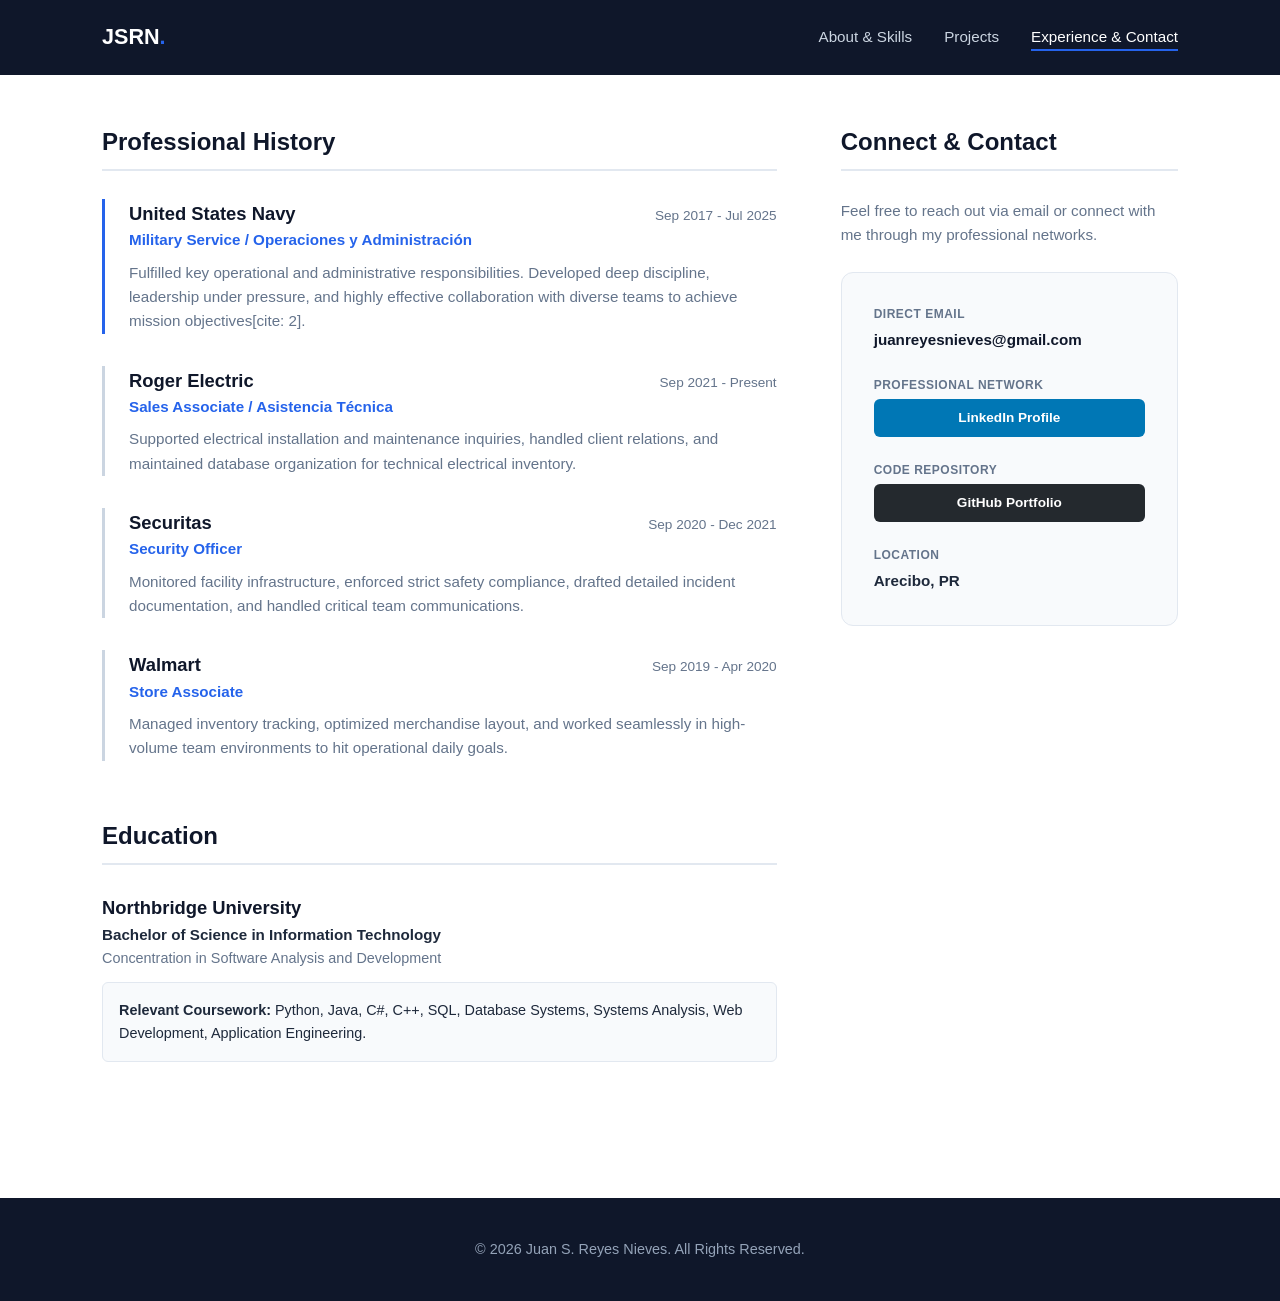
<file: experience.html>
<!DOCTYPE html>
<html lang="en">
<head>
    <meta charset="UTF-8">
    <meta name="viewport" content="width=device-width, initial-scale=1.0">
    <title>Experience & Contact | Juan S. Reyes Nieves</title>
    <link rel="stylesheet" href="style.css">
</head>
<body>

    <!-- Executive Navigation Bar -->
    <header>
        <nav class="nav-container">
            <div class="logo">JSRN<span class="dot">.</span></div>
            <ul class="nav-links">
                <li><a href="index.html">About & Skills</a></li>
                <li><a href="projects.html">Projects</a></li>
                <li><a href="experience.html" class="active">Experience & Contact</a></li>
            </ul>
        </nav>
    </header>

    <main class="resume-layout">
        
        <!-- Left Column: Professional History & Education -->
        <section class="resume-main">
            <div class="section-block">
                <h2 class="block-title">Professional History</h2>
                
                <div class="timeline">
                    <!-- United States Navy -->
                    <div class="timeline-card highlight-card">
                        <div class="timeline-header">
                            <h4>United States Navy</h4>
                            <span class="timeline-date">Sep 2017 - Jul 2025</span>
                        </div>
                        <p class="role-title">Military Service / Operaciones y Administración</p>
                        <p class="role-desc">Fulfilled key operational and administrative responsibilities. Developed deep discipline, leadership under pressure, and highly effective collaboration with diverse teams to achieve mission objectives[cite: 2].</p>
                    </div>

                    <!-- Roger Electric -->
                    <div class="timeline-card">
                        <div class="timeline-header">
                            <h4>Roger Electric</h4>
                            <span class="timeline-date">Sep 2021 - Present</span>
                        </div>
                        <p class="role-title">Sales Associate / Asistencia Técnica</p>
                        <p class="role-desc">Supported electrical installation and maintenance inquiries, handled client relations, and maintained database organization for technical electrical inventory.</p>
                    </div>

                    <!-- Securitas -->
                    <div class="timeline-card">
                        <div class="timeline-header">
                            <h4>Securitas</h4>
                            <span class="timeline-date">Sep 2020 - Dec 2021</span>
                        </div>
                        <p class="role-title">Security Officer</p>
                        <p class="role-desc">Monitored facility infrastructure, enforced strict safety compliance, drafted detailed incident documentation, and handled critical team communications.</p>
                    </div>

                    <!-- Walmart -->
                    <div class="timeline-card">
                        <div class="timeline-header">
                            <h4>Walmart</h4>
                            <span class="timeline-date">Sep 2019 - Apr 2020</span>
                        </div>
                        <p class="role-title">Store Associate</p>
                        <p class="role-desc">Managed inventory tracking, optimized merchandise layout, and worked seamlessly in high-volume team environments to hit operational daily goals.</p>
                    </div>
                </div>
            </div>

            <!-- Education Block -->
            <div class="section-block">
                <h2 class="block-title">Education</h2>
                <div class="education-card">
                    <h4>Northbridge University</h4>
                    <p class="study-field">Bachelor of Science in Information Technology</p>
                    <p class="specialization">Concentration in Software Analysis and Development</p>
                    <div class="coursework">
                        <strong>Relevant Coursework:</strong> Python, Java, C#, C++, SQL, Database Systems, Systems Analysis, Web Development, Application Engineering.
                    </div>
                </div>
            </div>
        </section>

        <!-- Right Column: Official Contact Panel -->
        <aside class="resume-sidebar">
            <div class="section-block">
                <h2 class="block-title">Connect & Contact</h2>
                <p class="sidebar-intro">Feel free to reach out via email or connect with me through my professional networks.</p>
                
                <div class="contact-card-vertical">
                    <div class="contact-item">
                        <span class="contact-label">Direct Email</span>
                        <a href="mailto:juanreyesnieves@gmail.com" class="contact-value">juanreyesnieves@gmail.com</a>
                    </div>
                    <div class="contact-item">
                        <span class="contact-label">Professional Network</span>
                        <a href="https://www.linkedin.com/in/juan-reyes-113794221/" target="_blank" class="contact-value-link linkedin">LinkedIn Profile</a>
                    </div>
                    <div class="contact-item">
                        <span class="contact-label">Code Repository</span>
                        <a href="https://github.com/j8360244" target="_blank" class="contact-value-link github">GitHub Portfolio</a>
                    </div>
                    <div class="contact-item">
                        <span class="contact-label">Location</span>
                        <span class="contact-plain-value">Arecibo, PR</span>
                    </div>
                </div>
            </div>
        </aside>

    </main>

    <footer>
        <div class="footer-content">
            <p>&copy; 2026 Juan S. Reyes Nieves. All Rights Reserved.</p>
        </div>
    </footer>

</body>
</html>
</file>
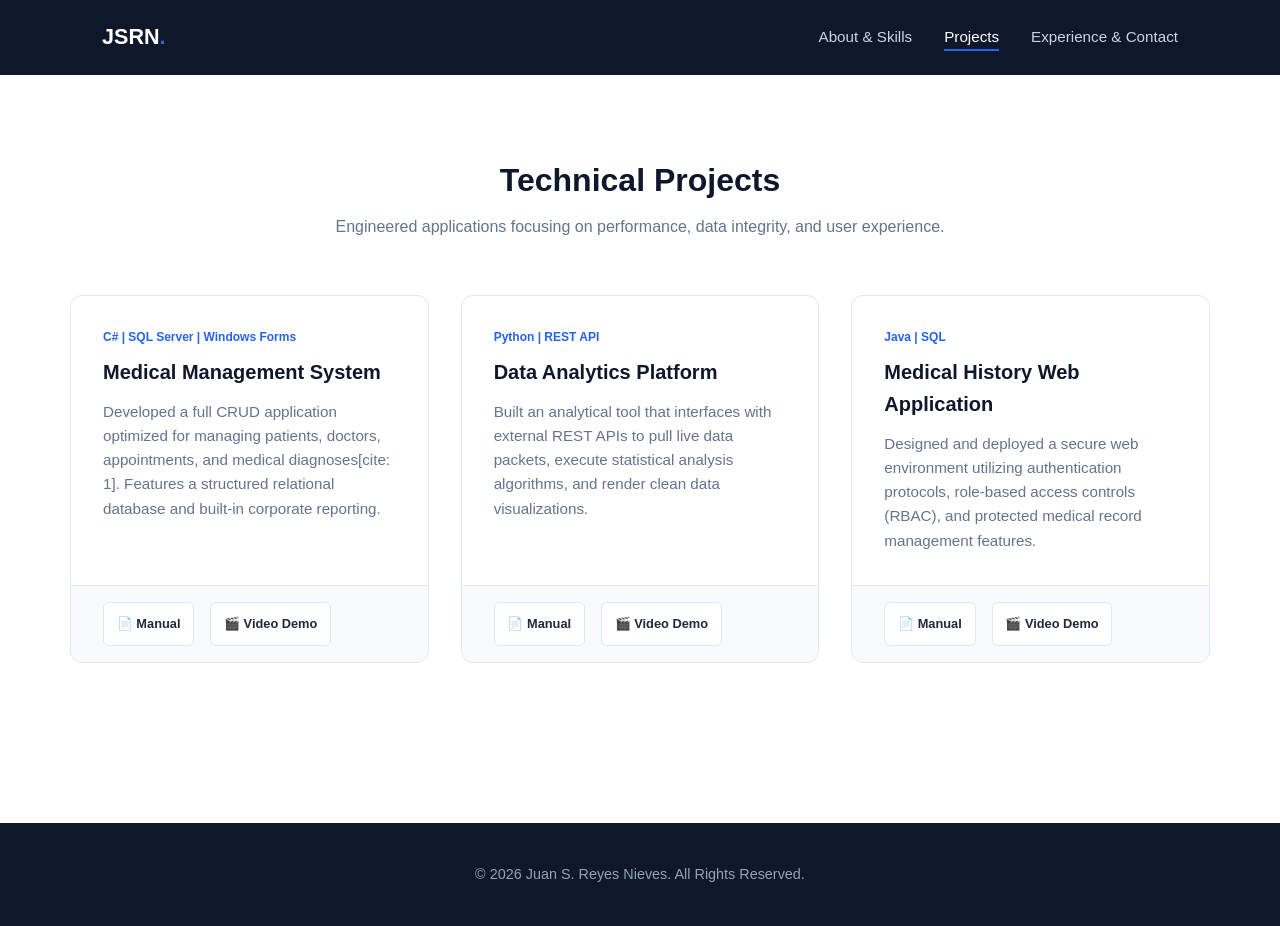
<file: projects.html>
<!DOCTYPE html>
<html lang="en">
<head>
    <meta charset="UTF-8">
    <meta name="viewport" content="width=device-width, initial-scale=1.0">
    <title>Technical Projects | Juan S. Reyes Nieves</title>
    <link rel="stylesheet" href="style.css">
</head>
<body>

    <!-- Executive Navigation Bar -->
    <header>
        <nav class="nav-container">
            <div class="logo">JSRN<span class="dot">.</span></div>
            <ul class="nav-links">
                <li><a href="index.html">About & Skills</a></li>
                <li><a href="projects.html" class="active">Projects</a></li>
                <li><a href="experience.html">Experience & Contact</a></li>
            </ul>
        </nav>
    </header>

    <!-- Technical Projects Grid (Unchanged Layout) -->
    <section class="section-container default-bg">
        <div class="section-header">
            <h2>Technical Projects</h2>
            <p class="section-subtitle">Engineered applications focusing on performance, data integrity, and user experience.</p>
        </div>
        
        <div class="projects-grid">
            <!-- Project 1 -->
            <div class="project-card">
                <div class="card-content">
                    <span class="tech-tag">C# | SQL Server | Windows Forms</span>
                    <h3>Medical Management System</h3>
                    <p>Developed a full CRUD application optimized for managing patients, doctors, appointments, and medical diagnoses[cite: 1]. Features a structured relational database and built-in corporate reporting.</p>
                </div>
                <div class="project-actions">
                    <a href="#" class="btn btn-card" onclick="alert('Placeholder: Downloading Medical Management Manual...')">📄 Manual</a>
                    <a href="#" class="btn btn-card" onclick="alert('Placeholder: Launching Video Demo...')">🎬 Video Demo</a>
                </div>
            </div>

            <!-- Project 2 -->
            <div class="project-card">
                <div class="card-content">
                    <span class="tech-tag">Python | REST API</span>
                    <h3>Data Analytics Platform</h3>
                    <p>Built an analytical tool that interfaces with external REST APIs to pull live data packets, execute statistical analysis algorithms, and render clean data visualizations.</p>
                </div>
                <div class="project-actions">
                    <a href="#" class="btn btn-card" onclick="alert('Placeholder: Downloading Analytics Platform Manual...')">📄 Manual</a>
                    <a href="#" class="btn btn-card" onclick="alert('Placeholder: Launching Video Demo...')">🎬 Video Demo</a>
                </div>
            </div>

            <!-- Project 3 -->
            <div class="project-card">
                <div class="card-content">
                    <span class="tech-tag">Java | SQL</span>
                    <h3>Medical History Web Application</h3>
                    <p>Designed and deployed a secure web environment utilizing authentication protocols, role-based access controls (RBAC), and protected medical record management features.</p>
                </div>
                <div class="project-actions">
                    <a href="#" class="btn btn-card" onclick="alert('Placeholder: Downloading Web App Manual...')">📄 Manual</a>
                    <a href="#" class="btn btn-card" onclick="alert('Placeholder: Launching Video Demo...')">🎬 Video Demo</a>
                </div>
            </div>
        </div>
    </section>

    <footer>
        <div class="footer-content">
            <p>&copy; 2026 Juan S. Reyes Nieves. All Rights Reserved.</p>
        </div>
    </footer>

</body>
</html>
</file>
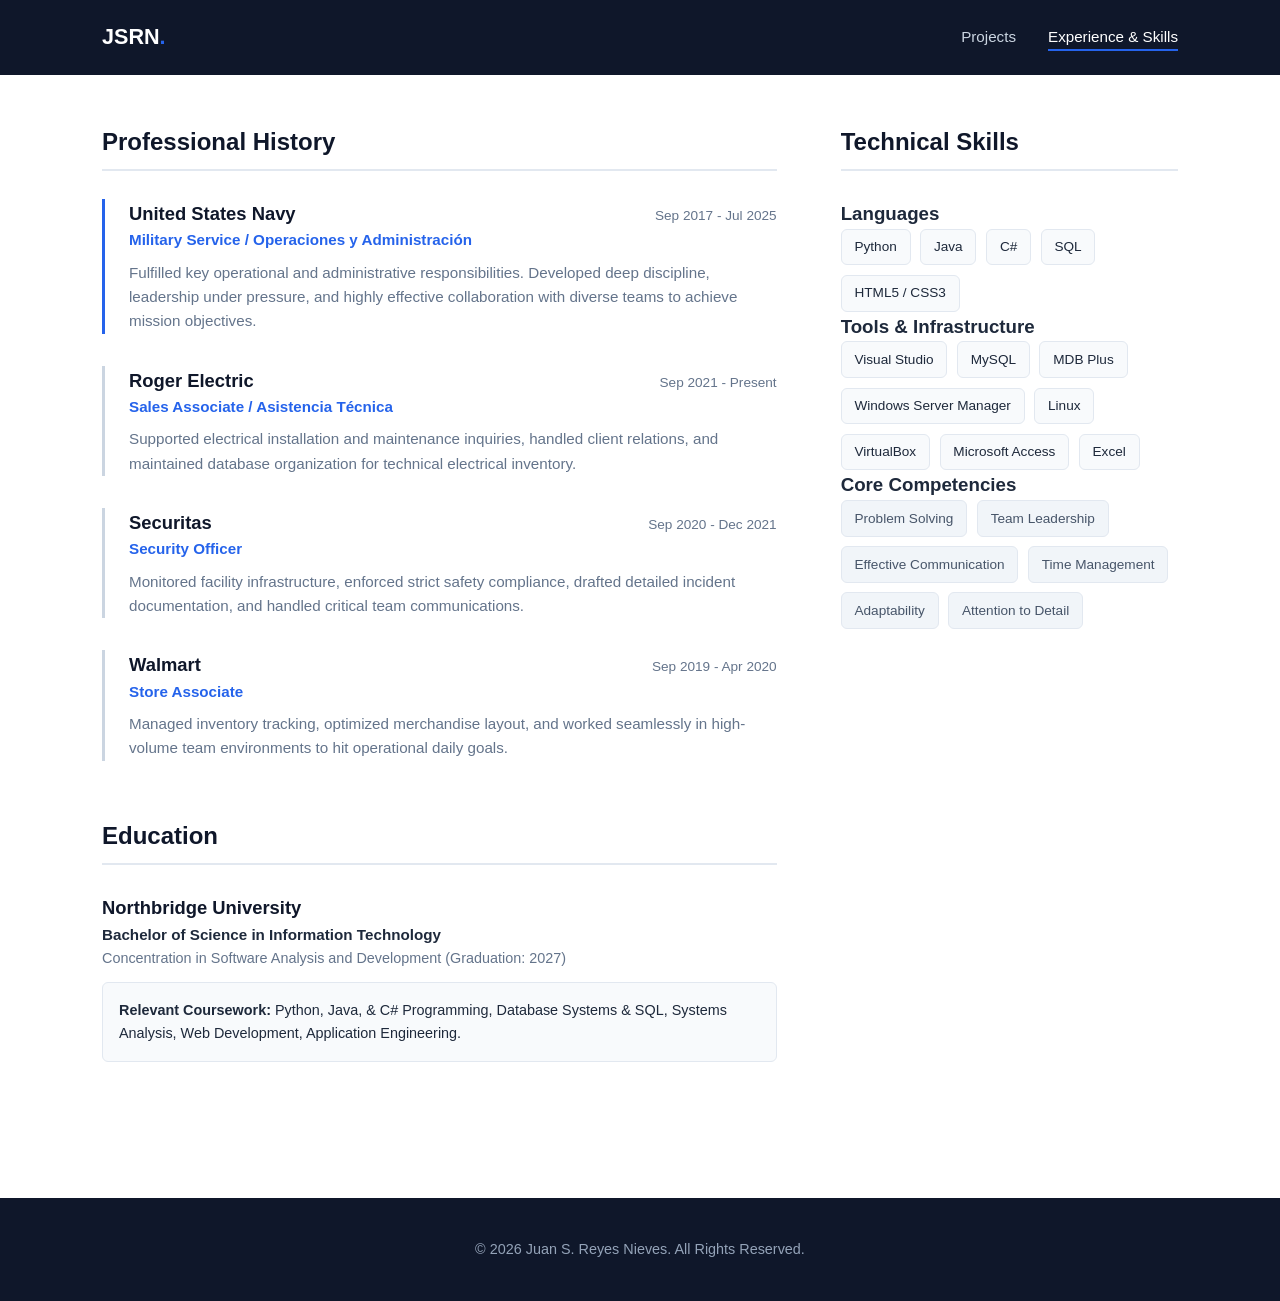
<file: resume.html>
<!DOCTYPE html>
<html lang="en">
<head>
    <meta charset="UTF-8">
    <meta name="viewport" content="width=device-width, initial-scale=1.0">
    <title>Experience & Skills | Juan S. Reyes Nieves</title>
    <link rel="stylesheet" href="style.css">
</head>
<body>

    <!-- Executive Navigation Bar -->
    <header>
        <nav class="nav-container">
            <div class="logo">JSRN<span class="dot">.</span></div>
            <ul class="nav-links">
                <li><a href="index.html">Projects</a></li>
                <li><a href="resume.html" class="active">Experience & Skills</a></li>
            </ul>
        </nav>
    </header>

    <!-- Main Content Area arranged for visual comfort -->
    <main class="resume-layout">
        
        <!-- Left Column: Professional Timeline -->
        <section class="resume-main">
            <div class="section-block">
                <h2 class="block-title">Professional History</h2>
                
                <div class="timeline">
                    <!-- Military Service -->
                    <div class="timeline-card highlight-card">
                        <div class="timeline-header">
                            <h4>United States Navy</h4>
                            <span class="timeline-date">Sep 2017 - Jul 2025</span>
                        </div>
                        <p class="role-title">Military Service / Operaciones y Administración</p>
                        <p class="role-desc">Fulfilled key operational and administrative responsibilities. Developed deep discipline, leadership under pressure, and highly effective collaboration with diverse teams to achieve mission objectives.</p>
                    </div>

                    <!-- Roger Electric -->
                    <div class="timeline-card">
                        <div class="timeline-header">
                            <h4>Roger Electric</h4>
                            <span class="timeline-date">Sep 2021 - Present</span>
                        </div>
                        <p class="role-title">Sales Associate / Asistencia Técnica</p>
                        <p class="role-desc">Supported electrical installation and maintenance inquiries, handled client relations, and maintained database organization for technical electrical inventory.</p>
                    </div>

                    <!-- Securitas -->
                    <div class="timeline-card">
                        <div class="timeline-header">
                            <h4>Securitas</h4>
                            <span class="timeline-date">Sep 2020 - Dec 2021</span>
                        </div>
                        <p class="role-title">Security Officer</p>
                        <p class="role-desc">Monitored facility infrastructure, enforced strict safety compliance, drafted detailed incident documentation, and handled critical team communications.</p>
                    </div>

                    <!-- Walmart -->
                    <div class="timeline-card">
                        <div class="timeline-header">
                            <h4>Walmart</h4>
                            <span class="timeline-date">Sep 2019 - Apr 2020</span>
                        </div>
                        <p class="role-title">Store Associate</p>
                        <p class="role-desc">Managed inventory tracking, optimized merchandise layout, and worked seamlessly in high-volume team environments to hit operational daily goals.</p>
                    </div>
                </div>
            </div>

            <!-- Education Block -->
            <div class="section-block">
                <h2 class="block-title">Education</h2>
                <div class="education-card">
                    <h4>Northbridge University</h4>
                    <p class="study-field">Bachelor of Science in Information Technology</p>
                    <p class="specialization">Concentration in Software Analysis and Development (Graduation: 2027)</p>
                    <div class="coursework">
                        <strong>Relevant Coursework:</strong> Python, Java, & C# Programming, Database Systems & SQL, Systems Analysis, Web Development, Application Engineering.
                    </div>
                </div>
            </div>
        </section>

        <!-- Right Column: Skills & Competencies -->
        <aside class="resume-sidebar">
            <div class="section-block">
                <h2 class="block-title">Technical Skills</h2>
                
                <div class="skills-group">
                    <h3>Languages</h3>
                    <div class="skills-tags">
                        <span>Python</span><span>Java</span><span>C#</span><span>SQL</span><span>HTML5 / CSS3</span>
                    </div>
                </div>

                <div class="skills-group">
                    <h3>Tools & Infrastructure</h3>
                    <div class="skills-tags">
                        <span>Visual Studio</span><span>MySQL</span><span>MDB Plus</span><span>Windows Server Manager</span><span>Linux</span><span>VirtualBox</span><span>Microsoft Access</span><span>Excel</span>
                    </div>
                </div>

                <div class="skills-group">
                    <h3>Core Competencies</h3>
                    <div class="skills-tags competency">
                        <span>Problem Solving</span><span>Team Leadership</span><span>Effective Communication</span><span>Time Management</span><span>Adaptability</span><span>Attention to Detail</span>
                    </div>
                </div>
            </div>
        </aside>

    </main>

    <footer>
        <div class="footer-content">
            <p>&copy; 2026 Juan S. Reyes Nieves. All Rights Reserved.</p>
        </div>
    </footer>

</body>
</html>
</file>
<file: style.css>
/* Executive Theme Variables */
:root {
    --primary: #0f172a;       
    --accent: #2563eb;        
    --accent-hover: #1d4ed8;  
    --text-main: #1e293b;     
    --text-muted: #64748b;    
    --bg-light: #f8fafc;      
    --bg-white: #ffffff;
    --border: #e2e8f0;        
    --max-width: 1140px;
}

/* Base Formats */
* {
    margin: 0;
    padding: 0;
    box-sizing: border-box;
    font-family: -apple-system, BlinkMacSystemFont, "Segoe UI", Roboto, Helvetica, Arial, sans-serif;
}

html { scroll-behavior: smooth; }
body { background-color: var(--bg-white); color: var(--text-main); line-height: 1.6; -webkit-font-smoothing: antialiased; }

/* Navigation Bar */
header { background-color: var(--primary); position: sticky; top: 0; z-index: 100; }
.nav-container { max-width: var(--max-width); margin: 0 auto; padding: 1.25rem 2rem; display: flex; justify-content: space-between; align-items: center; }
.logo { color: var(--bg-white); font-weight: 700; font-size: 1.35rem; }
.logo .dot { color: var(--accent); }
.nav-links { display: flex; list-style: none; gap: 2rem; }
.nav-links a { color: #cbd5e1; text-decoration: none; font-size: 0.95rem; font-weight: 500; transition: color 0.25s; }
.nav-links a:hover, .nav-links a.active { color: var(--bg-white); border-bottom: 2px solid var(--accent); padding-bottom: 4px; }

/* Section Frame Elements */
.section-container { padding: 5rem 2rem; }
.default-bg { background-color: var(--bg-white); }
.light-bg { background-color: var(--bg-light); border-top: 1px solid var(--border); border-bottom: 1px solid var(--border); }
.section-header { text-align: center; max-width: var(--max-width); margin: 0 auto 3.5rem auto; }
.section-header h2 { font-size: 2rem; color: var(--primary); margin-bottom: 0.5rem; }
.section-subtitle { color: var(--text-muted); }

/* Hero / Bio Panel */
.hero-section { max-width: var(--max-width); margin: 0 auto; padding: 5rem 2rem; }
.hero-container { display: flex; align-items: center; gap: 4rem; }
.profile-img { width: 200px; height: 200px; border-radius: 12px; object-fit: cover; border: 1px solid var(--border); background-color: #cbd5e1; }
.badge { display: inline-block; background-color: #dbeafe; color: var(--accent); padding: 0.25rem 0.75rem; border-radius: 99px; font-size: 0.75rem; font-weight: 600; margin-bottom: 1rem; }
.hero-text h1 { font-size: 2.5rem; color: var(--primary); margin-bottom: 0.5rem; }
.subtitle { font-size: 1.2rem; color: var(--accent); font-weight: 600; margin-bottom: 1rem; }
.bio { color: var(--text-muted); max-width: 720px; margin-bottom: 2rem; font-size: 1.05rem; text-align: justify; }

/* Buttons UI */

/* Homepage Clean Skills Layout (image_4c4420.png style) *//* Clean Symmetry Button Framework */
.cta-group { 
    display: flex; 
    gap: 1.25rem; 
    flex-wrap: wrap; 
    align-items: center;
}

.btn {
    display: inline-flex;
    align-items: center;
    justify-content: center;
    padding: 0.75rem 1.5rem;
    border-radius: 6px;
    font-size: 0.95rem;
    font-weight: 600;
    text-decoration: none;
    transition: all 0.2s ease-in-out;
    height: 44px; /* Perfectly aligns heights */
}

/* Primary Color Button */
.btn-primary { 
    background-color: var(--accent); 
    color: var(--bg-white);
    border: 1px solid var(--accent);
}
.btn-primary:hover { 
    background-color: var(--accent-hover); 
    border-color: var(--accent-hover);
}

/* Styled Outlined Buttons */
.btn-outline { 
    border: 1.5px solid #cbd5e1; 
    color: var(--text-main); 
    background-color: var(--bg-white);
}

.btn-outline.linkedin-btn:hover {
    color: #0077b5;
    border-color: #0077b5;
    background-color: #f0f7fa;
}

.btn-outline.github-btn:hover {
    color: #24292e;
    border-color: #24292e;
    background-color: #f6f8fa;
}
.skills-showcase-grid { max-width: var(--max-width); margin: 0 auto; display: grid; grid-template-columns: repeat(auto-fit, minmax(300px, 1fr)); gap: 2.5rem; }
.skills-card { background: var(--bg-white); border: 1px solid var(--border); padding: 2.25rem; border-radius: 12px; box-shadow: 0 4px 12px rgba(0,0,0,0.01); }
.skills-card h3 { font-size: 1.15rem; color: var(--primary); margin-bottom: 1.5rem; border-left: 3px solid var(--accent); padding-left: 10px; }
.skills-tags { display: flex; flex-wrap: wrap; gap: 0.6rem; }
.skills-tags span { background-color: var(--bg-light); border: 1px solid var(--border); padding: 0.4rem 0.8rem; border-radius: 6px; font-size: 0.85rem; font-weight: 500; color: var(--text-main); }
.skills-tags.competency span { background-color: #f1f5f9; color: #475569; }

/* Dedicated Project Architecture */
.projects-grid { max-width: var(--max-width); margin: 0 auto; display: grid; grid-template-columns: repeat(auto-fit, minmax(320px, 1fr)); gap: 2rem; }
.project-card { background-color: var(--bg-white); border: 1px solid var(--border); border-radius: 12px; display: flex; flex-direction: column; justify-content: space-between; transition: transform 0.2s, box-shadow 0.2s; }
.project-card:hover { transform: translateY(-3px); box-shadow: 0 10px 25px rgba(0,0,0,0.05); }
.card-content { padding: 2rem; }
.tech-tag { display: block; font-size: 0.75rem; color: var(--accent); font-weight: 700; margin-bottom: 0.5rem; }
.project-card h3 { font-size: 1.25rem; color: var(--primary); margin-bottom: 0.75rem; }
.project-card p { color: var(--text-muted); font-size: 0.95rem; }
.project-actions { padding: 1rem 2rem; background-color: var(--bg-light); border-top: 1px solid var(--border); border-radius: 0 0 12px 12px; display: flex; gap: 1rem; }
.btn-card { padding: 0.4rem 0.8rem; font-size: 0.8rem; background-color: var(--bg-white); border: 1px solid var(--border); color: var(--text-main); }
.btn-card:hover { background-color: var(--accent); color: var(--bg-white); border-color: var(--accent); }

/* Experience Page Dashboard Frame */
.resume-layout { max-width: var(--max-width); margin: 3rem auto; padding: 0 2rem; display: grid; grid-template-columns: 2fr 1fr; gap: 4rem; }
.section-block { margin-bottom: 3.5rem; }
.block-title { font-size: 1.5rem; color: var(--primary); border-bottom: 2px solid var(--border); padding-bottom: 0.5rem; margin-bottom: 1.75rem; }

/* Timelines styling */
.timeline { display: flex; flex-direction: column; gap: 2rem; }
.timeline-card { border-left: 3px solid #cbd5e1; padding-left: 1.5rem; }
.timeline-card.highlight-card { border-left-color: var(--accent); }
.timeline-header { display: flex; justify-content: space-between; align-items: baseline; }
.timeline-header h4 { font-size: 1.15rem; color: var(--primary); }
.timeline-date { font-size: 0.85rem; color: var(--text-muted); }
.role-title { font-size: 0.95rem; color: var(--accent); font-weight: 600; margin-bottom: 0.5rem; }
.role-desc { color: var(--text-muted); font-size: 0.95rem; }

/* Education panel */
.education-card h4 { font-size: 1.15rem; color: var(--primary); }
.study-field { font-weight: 600; color: var(--text-main); font-size: 0.95rem; }
.specialization { font-size: 0.9rem; color: var(--text-muted); margin-bottom: 0.75rem; }
.coursework { font-size: 0.9rem; background-color: var(--bg-light); padding: 1rem; border-radius: 6px; border: 1px solid var(--border); }

/* Contact sidebar widgets */
.sidebar-intro { color: var(--text-muted); font-size: 0.95rem; margin-bottom: 1.5rem; }
.contact-card-vertical { background-color: var(--bg-light); border: 1px solid var(--border); border-radius: 12px; padding: 2rem; display: flex; flex-direction: column; gap: 1.5rem; }
.contact-item { display: flex; flex-direction: column; gap: 0.25rem; }
.contact-label { font-size: 0.75rem; font-weight: 700; color: var(--text-muted); text-transform: uppercase; letter-spacing: 0.5px; }
.contact-value { color: var(--primary); font-weight: 600; text-decoration: none; font-size: 0.95rem; }
.contact-value:hover { color: var(--accent); }
.contact-plain-value { color: var(--text-main); font-weight: 600; font-size: 0.95rem; }
.contact-value-link { display: inline-block; padding: 0.5rem; text-align: center; border-radius: 6px; text-decoration: none; font-weight: 600; font-size: 0.85rem; color: white; }
.contact-value-link.linkedin { background-color: #0077b5; }
.contact-value-link.linkedin:hover { background-color: #005987; }
.contact-value-link.github { background-color: #24292e; }
.contact-value-link.github:hover { background-color: #111; }

/* Footer Elements */
footer { background-color: var(--primary); padding: 2.5rem 2rem; text-align: center; margin-top: 5rem; }
footer p { color: #94a3b8; font-size: 0.9rem; }

/* Responsive adjustments */
@media (max-width: 900px) {
    .resume-layout { grid-template-columns: 1fr; gap: 2rem; }
    .hero-container { flex-direction: column; text-align: center; gap: 2rem; }
    .cta-group { justify-content: center; }
    .timeline-header { flex-direction: column; }
}
</file>
